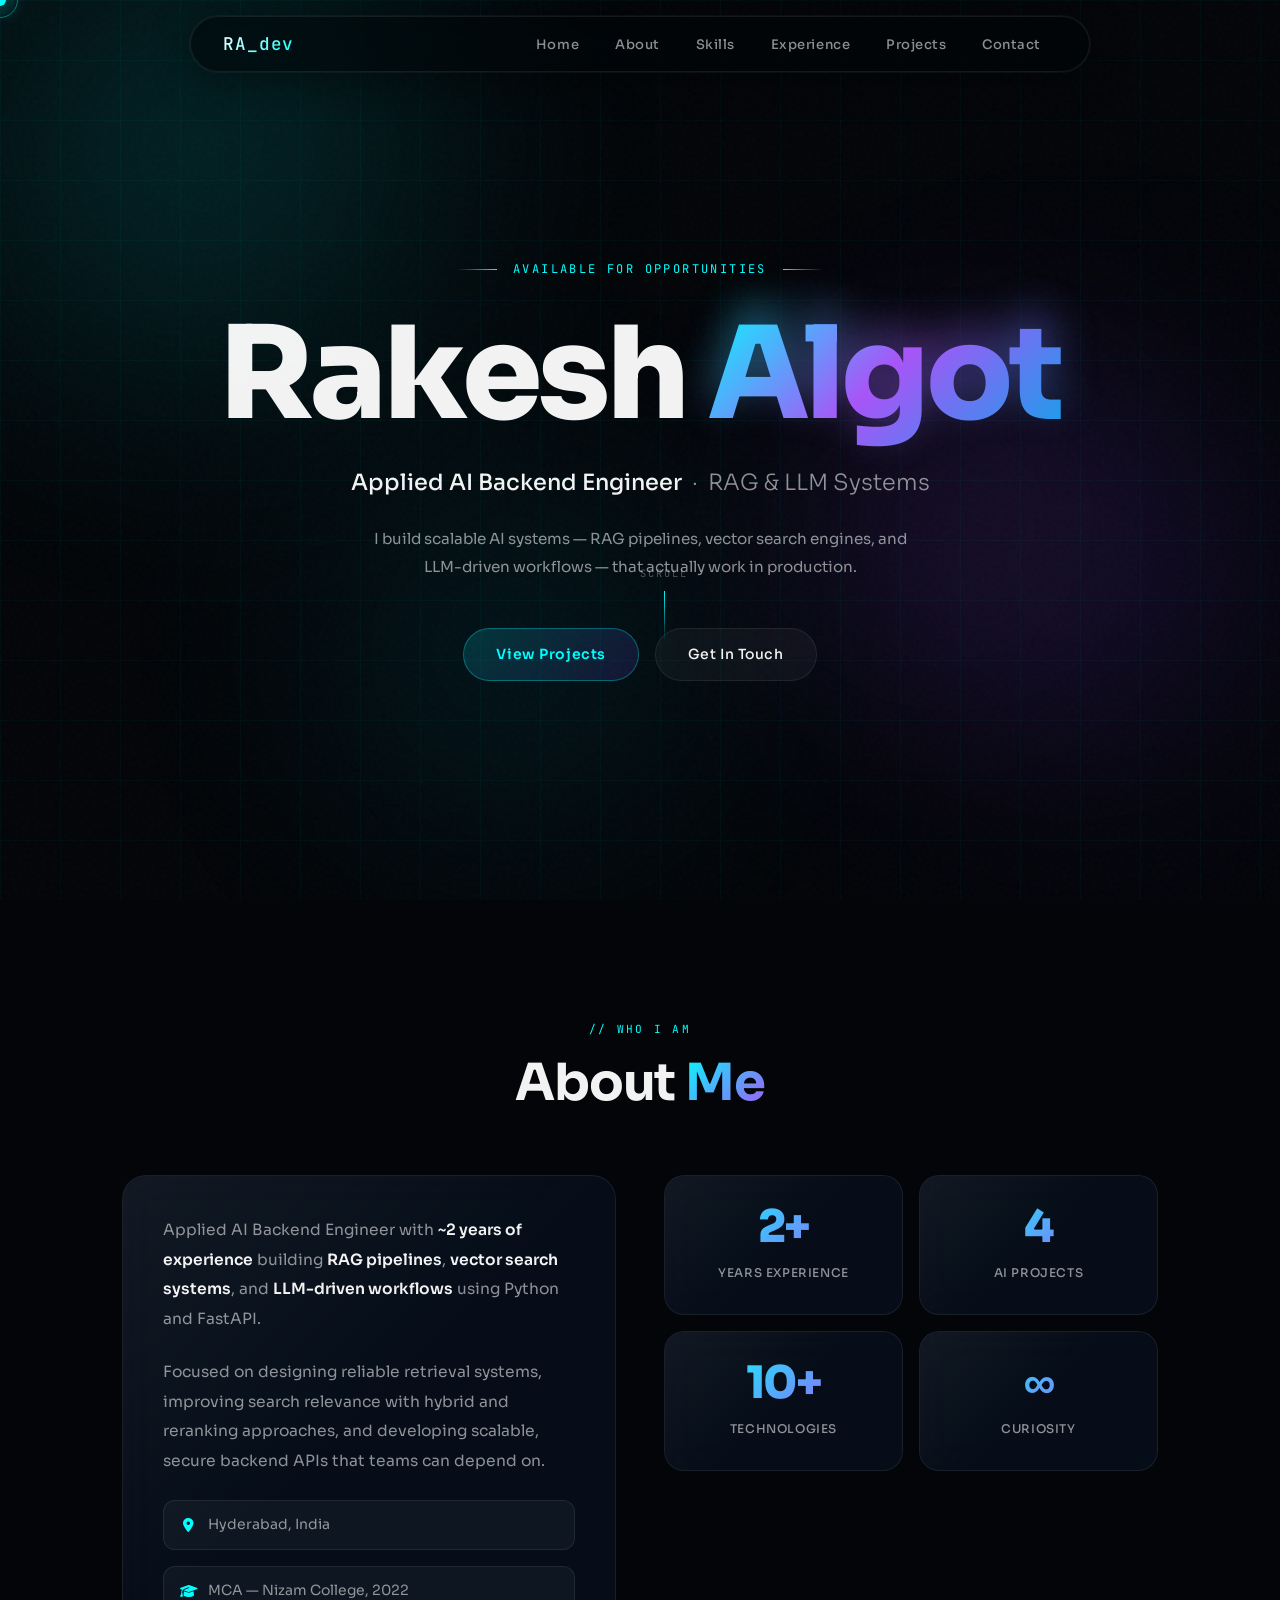
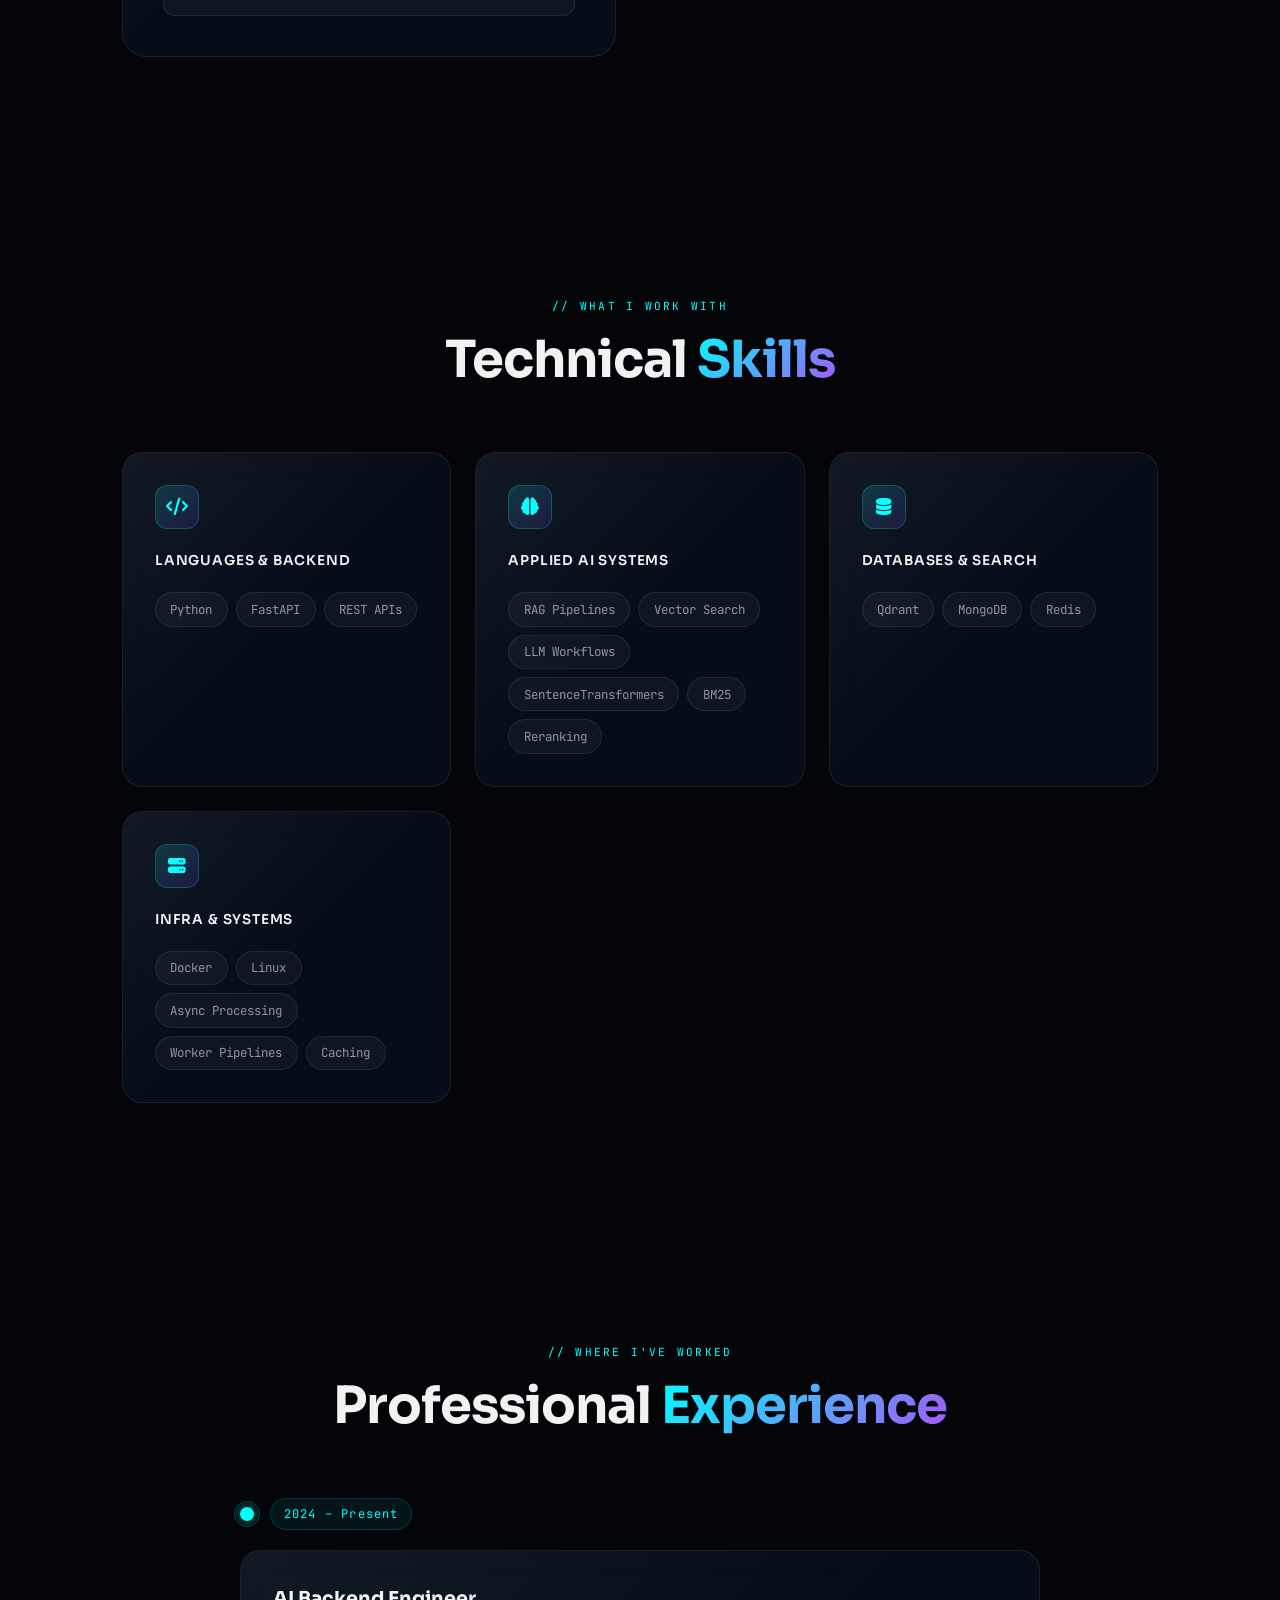
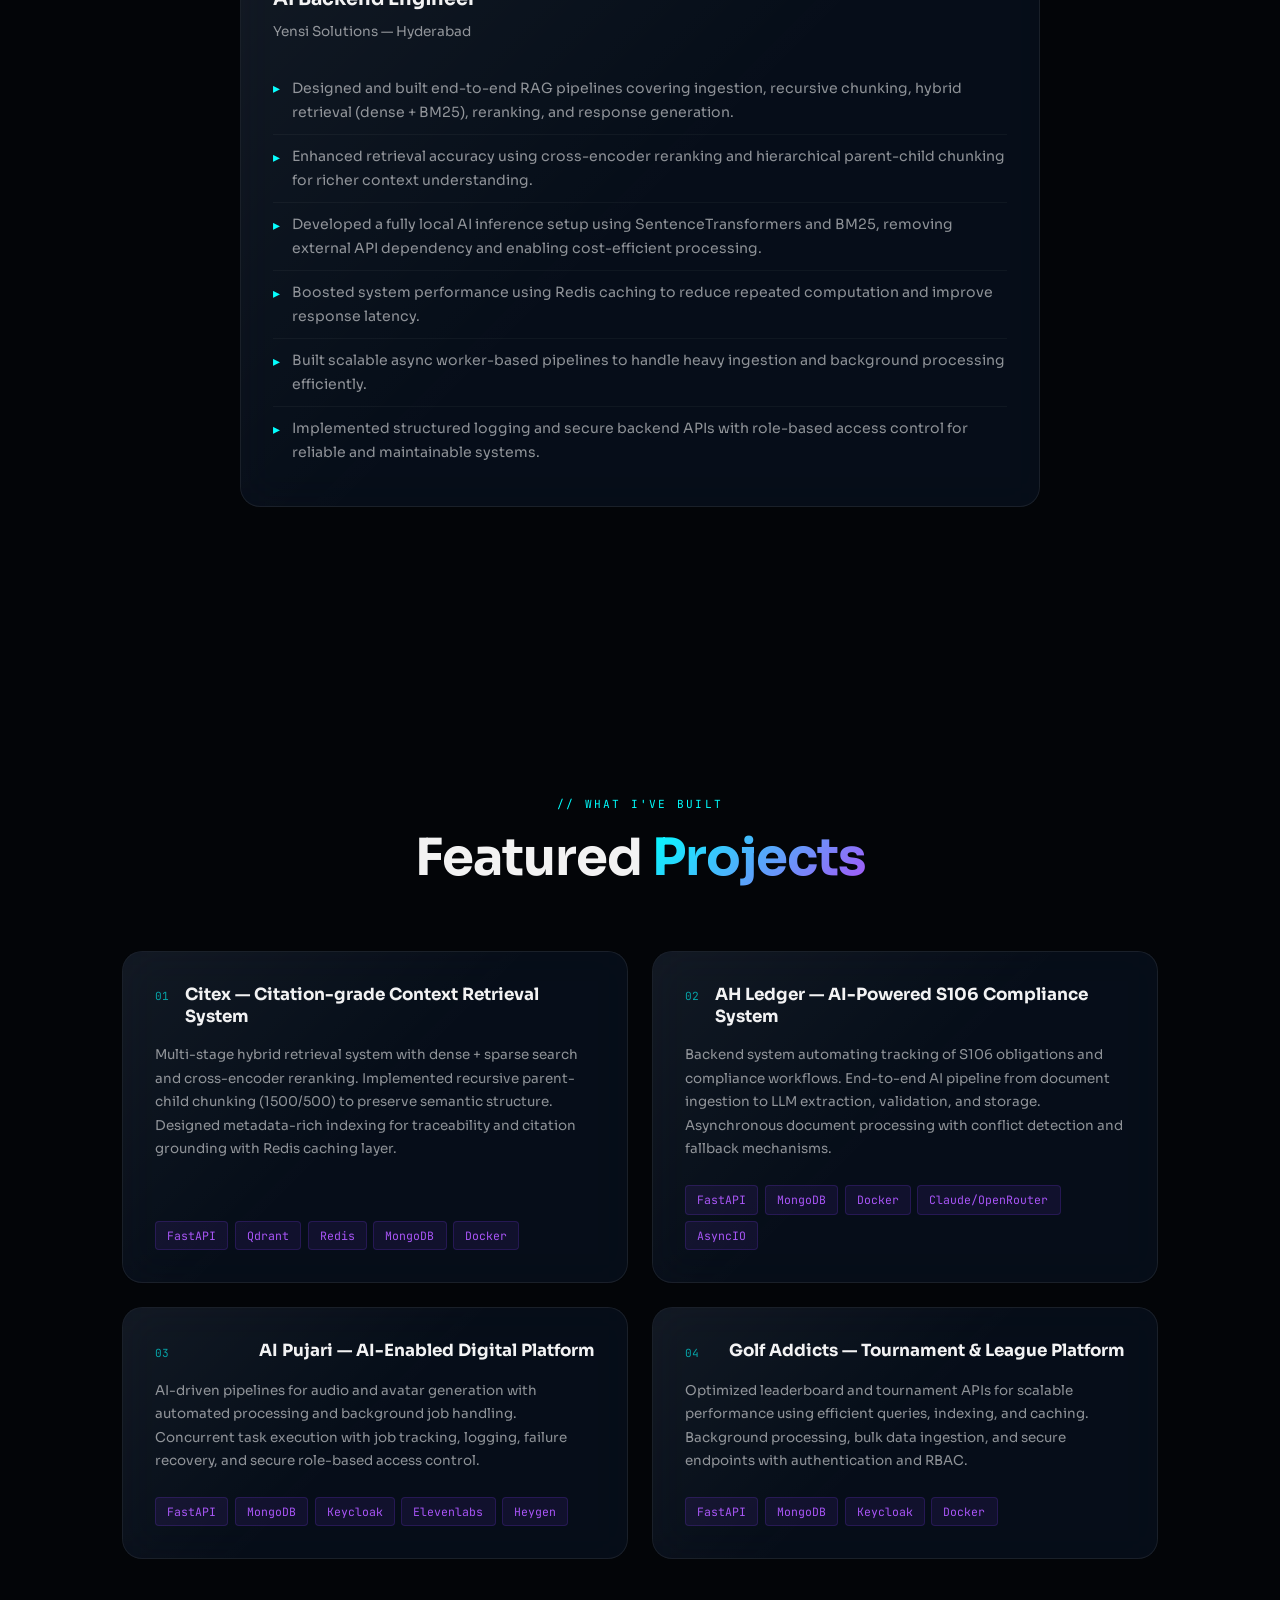
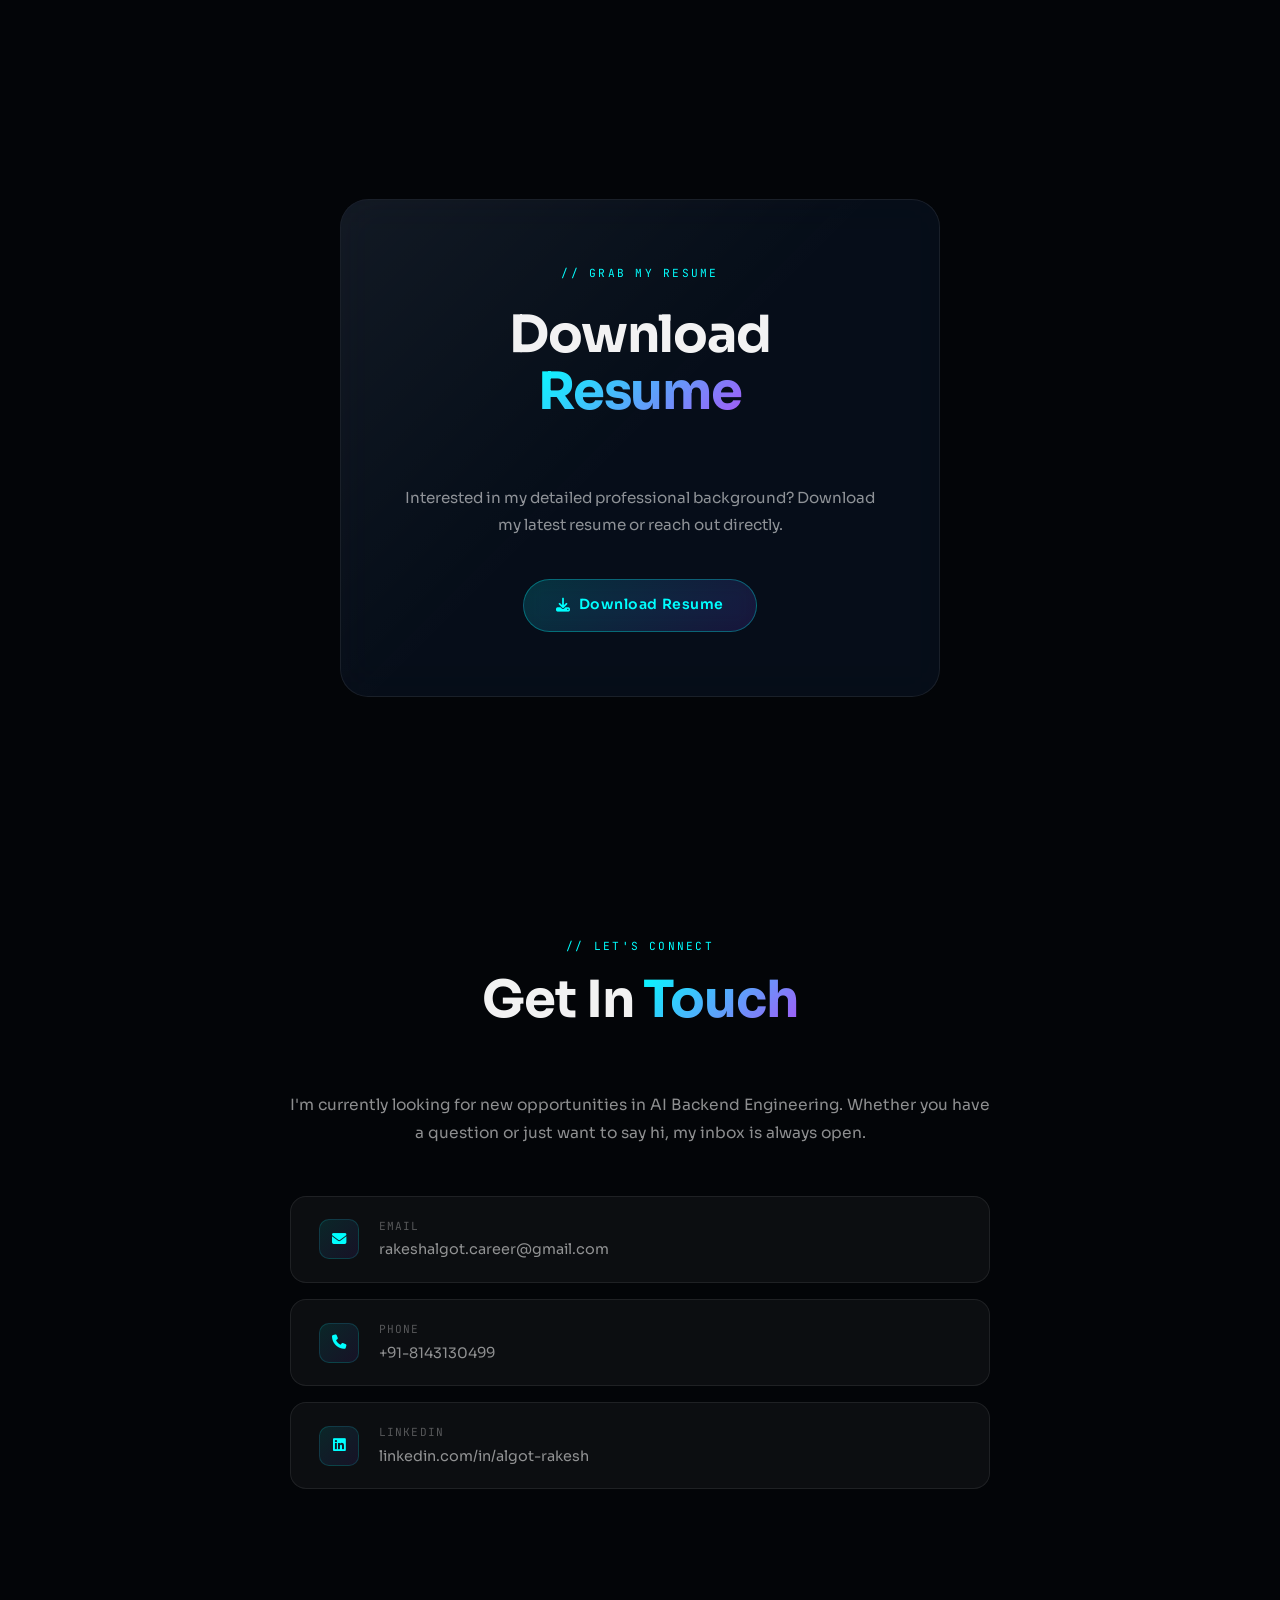
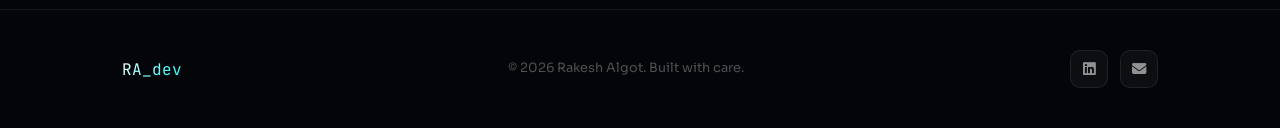
<file: index.html>
<!DOCTYPE html>
<html lang="en">
<head>
    <meta charset="UTF-8">
    <meta name="viewport" content="width=device-width, initial-scale=1.0">
    <title>Rakesh Algot | Applied AI Backend Engineer</title>
    <meta name="description" content="Rakesh Algot - Applied AI Backend Engineer with ~2 years of experience in RAG pipelines, vector search systems, LLM workflows, FastAPI, Qdrant, MongoDB. Based in Hyderabad, India.">
    <meta name="keywords" content="Rakesh Algot, AI Backend Engineer, RAG Systems, LLM, FastAPI, Vector Search, Qdrant, MongoDB, Python Developer, Applied AI, Hyderabad">
    <meta name="author" content="Rakesh Algot">
    <meta name="robots" content="index, follow">
    <link rel="canonical" href="https://rakesh.shoverhub.com/">

    <!-- Open Graph -->
    <meta property="og:type" content="website">
    <meta property="og:url" content="https://rakesh.shoverhub.com/">
    <meta property="og:title" content="Rakesh Algot | Applied AI Backend Engineer">
    <meta property="og:description" content="Portfolio of Rakesh Algot, an Applied AI Backend Engineer specializing in RAG systems, LLMs, and FastAPI.">

    <!-- Twitter -->
    <meta property="twitter:card" content="summary_large_image">
    <meta property="twitter:title" content="Rakesh Algot | Applied AI Backend Engineer">
    <meta property="twitter:description" content="Portfolio of Rakesh Algot, an Applied AI Backend Engineer specializing in RAG systems, LLMs, and FastAPI.">

    <!-- JSON-LD Structured Data -->
    <script type="application/ld+json">
    {
        "@context": "https://schema.org",
        "@type": "Person",
        "name": "Rakesh Algot",
        "url": "https://rakesh.shoverhub.com/",
        "jobTitle": "Applied AI Backend Engineer",
        "description": "Applied AI Backend Engineer with ~2 years of experience building RAG pipelines, vector search systems, and LLM-driven workflows.",
        "address": { "@type": "PostalAddress", "addressLocality": "Hyderabad", "addressCountry": "IN" },
        "email": "rakeshalgot.career@gmail.com",
        "telephone": "+918143130499",
        "sameAs": ["https://linkedin.com/in/algot-rakesh"],
        "worksFor": { "@type": "Organization", "name": "Yensi Solutions" },
        "alumniOf": { "@type": "EducationalInstitution", "name": "Nizam College", "degree": "Master of Computer Applications (MCA)" },
        "knowsAbout": ["RAG Pipelines","Vector Search","LLM Systems","FastAPI","Qdrant","MongoDB","Python","Docker","Redis","Keycloak"]
    }
    </script>

    <!-- Google Fonts -->
    <link rel="preconnect" href="https://fonts.googleapis.com">
    <link rel="preconnect" href="https://fonts.gstatic.com" crossorigin>
    <link href="https://fonts.googleapis.com/css2?family=Sora:wght@200;300;400;500;600;700;800&family=JetBrains+Mono:wght@300;400;500&display=swap" rel="stylesheet">

    <!-- Font Awesome -->
    <link rel="stylesheet" href="https://cdnjs.cloudflare.com/ajax/libs/font-awesome/6.4.0/css/all.min.css">

    <!-- Custom CSS -->
    <link rel="stylesheet" href="style.css">
</head>
<body>

<!-- Custom Cursor -->
<div id="cursor"></div>
<div id="cursor-ring"></div>

<!-- Aurora Background -->
<div class="aurora-bg">
    <div class="aurora-orb"></div>
    <div class="aurora-orb"></div>
    <div class="aurora-orb"></div>
    <div class="aurora-orb"></div>
</div>
<div class="grid-overlay"></div>
<div class="noise"></div>

<!-- Nav Overlay (mobile backdrop) -->
<div class="nav-overlay" id="navOverlay"></div>

<!-- ══ NAVBAR ══ -->
<header id="navbar">
    <div class="nav-inner">
        <a href="#" class="logo">RA_dev</a>
        <ul class="nav-links" id="navLinks">
            <li><a href="#hero">Home</a></li>
            <li><a href="#about">About</a></li>
            <li><a href="#skills">Skills</a></li>
            <li><a href="#experience">Experience</a></li>
            <li><a href="#projects">Projects</a></li>
            <li><a href="#contact">Contact</a></li>
        </ul>
        <button class="hamburger" id="hamburger" aria-label="Toggle menu">
            <span></span>
            <span></span>
            <span></span>
        </button>
    </div>
</header>

<!-- ══ HERO ══ -->
<section id="hero">
    <div class="container" style="position: relative;">
        <div class="hero-eyebrow">Available for opportunities</div>
        <h1 class="hero-name">
            <span class="first">Rakesh </span><span class="last" data-text="Algot">Algot</span>
        </h1>
        <p class="hero-role">
            <strong>Applied AI Backend Engineer</strong> &nbsp;·&nbsp; RAG &amp; LLM Systems
        </p>
        <p class="hero-desc">
            I build scalable AI systems — RAG pipelines, vector search engines, and LLM-driven workflows — that actually work in production.
        </p>
        <div class="hero-btns">
            <a href="#projects" class="btn-glow">View Projects</a>
            <a href="#contact" class="btn-glass">Get In Touch</a>
        </div>
        <div class="hero-scroll">
            <span class="scroll-label">scroll</span>
            <div class="scroll-line"></div>
        </div>
    </div>
</section>

<!-- ══ ABOUT ══ -->
<section id="about">
    <div class="container">
        <span class="section-tag reveal">// who I am</span>
        <h2 class="section-title reveal">About <span class="highlight">Me</span></h2>
        <div class="about-grid">
            <div class="glass-card about-text-card reveal">
                <p>Applied AI Backend Engineer with <strong>~2 years of experience</strong> building <strong>RAG pipelines</strong>, <strong>vector search systems</strong>, and <strong>LLM-driven workflows</strong> using Python and FastAPI.</p>
                <p>Focused on designing reliable retrieval systems, improving search relevance with hybrid and reranking approaches, and developing scalable, secure backend APIs that teams can depend on.</p>
                <div class="about-detail-row">
                    <i class="fa-solid fa-location-dot"></i>
                    <span>Hyderabad, India</span>
                </div>
                <div class="about-detail-row">
                    <i class="fa-solid fa-graduation-cap"></i>
                    <span>MCA — Nizam College, 2022</span>
                </div>
            </div>
            <div class="about-stats reveal">
                <div class="glass-card stat-card">
                    <span class="stat-num">2+</span>
                    <span class="stat-label">Years Experience</span>
                </div>
                <div class="glass-card stat-card">
                    <span class="stat-num">4</span>
                    <span class="stat-label">AI Projects</span>
                </div>
                <div class="glass-card stat-card">
                    <span class="stat-num">10+</span>
                    <span class="stat-label">Technologies</span>
                </div>
                <div class="glass-card stat-card">
                    <span class="stat-num">∞</span>
                    <span class="stat-label">Curiosity</span>
                </div>
            </div>
        </div>
    </div>
</section>

<!-- ══ SKILLS ══ -->
<section id="skills">
    <div class="container">
        <span class="section-tag reveal">// what I work with</span>
        <h2 class="section-title reveal">Technical <span class="highlight">Skills</span></h2>
        <div class="skills-grid">
            <div class="glass-card skill-card reveal">
                <div class="skill-icon"><i class="fa-solid fa-code"></i></div>
                <h4>Languages &amp; Backend</h4>
                <div class="badges">
                    <span class="badge">Python</span>
                    <span class="badge">FastAPI</span>
                    <span class="badge">REST APIs</span>
                </div>
            </div>
            <div class="glass-card skill-card reveal">
                <div class="skill-icon"><i class="fa-solid fa-brain"></i></div>
                <h4>Applied AI Systems</h4>
                <div class="badges">
                    <span class="badge">RAG Pipelines</span>
                    <span class="badge">Vector Search</span>
                    <span class="badge">LLM Workflows</span>
                    <span class="badge">SentenceTransformers</span>
                    <span class="badge">BM25</span>
                    <span class="badge">Reranking</span>
                </div>
            </div>
            <div class="glass-card skill-card reveal">
                <div class="skill-icon"><i class="fa-solid fa-database"></i></div>
                <h4>Databases &amp; Search</h4>
                <div class="badges">
                    <span class="badge">Qdrant</span>
                    <span class="badge">MongoDB</span>
                    <span class="badge">Redis</span>
                </div>
            </div>
            <div class="glass-card skill-card reveal">
                <div class="skill-icon"><i class="fa-solid fa-server"></i></div>
                <h4>Infra &amp; Systems</h4>
                <div class="badges">
                    <span class="badge">Docker</span>
                    <span class="badge">Linux</span>
                    <span class="badge">Async Processing</span>
                    <span class="badge">Worker Pipelines</span>
                    <span class="badge">Caching</span>
                </div>
            </div>
        </div>
    </div>
</section>

<!-- ══ EXPERIENCE ══ -->
<section id="experience">
    <div class="container">
        <span class="section-tag reveal">// where I've worked</span>
        <h2 class="section-title reveal">Professional <span class="highlight">Experience</span></h2>
        <div class="timeline">
            <div class="timeline-item reveal">
                <div class="timeline-header">
                    <div class="timeline-dot-wrap"><div class="timeline-pulse"></div></div>
                    <span class="timeline-date">2024 – Present</span>
                </div>
                <div class="glass-card timeline-card">
                    <h3>AI Backend Engineer</h3>
                    <h4>Yensi Solutions — Hyderabad</h4>
                    <ul>
                        <li>Designed and built end-to-end RAG pipelines covering ingestion, recursive chunking, hybrid retrieval (dense + BM25), reranking, and response generation.</li>
                        <li>Enhanced retrieval accuracy using cross-encoder reranking and hierarchical parent-child chunking for richer context understanding.</li>
                        <li>Developed a fully local AI inference setup using SentenceTransformers and BM25, removing external API dependency and enabling cost-efficient processing.</li>
                        <li>Boosted system performance using Redis caching to reduce repeated computation and improve response latency.</li>
                        <li>Built scalable async worker-based pipelines to handle heavy ingestion and background processing efficiently.</li>
                        <li>Implemented structured logging and secure backend APIs with role-based access control for reliable and maintainable systems.</li>
                    </ul>
                </div>
            </div>
        </div>
    </div>
</section>

<!-- ══ PROJECTS ══ -->
<section id="projects">
    <div class="container">
        <span class="section-tag reveal">// what I've built</span>
        <h2 class="section-title reveal">Featured <span class="highlight">Projects</span></h2>
        <div class="projects-grid">

            <div class="glass-card project-card reveal">
                <div class="project-card-header">
                    <span class="project-index">01</span>
                    <h3>Citex — Citation-grade Context Retrieval System</h3>
                </div>
                <p>Multi-stage hybrid retrieval system with dense + sparse search and cross-encoder reranking. Implemented recursive parent-child chunking (1500/500) to preserve semantic structure. Designed metadata-rich indexing for traceability and citation grounding with Redis caching layer.</p>
                <div class="tech-row">
                    <span class="tech-tag">FastAPI</span>
                    <span class="tech-tag">Qdrant</span>
                    <span class="tech-tag">Redis</span>
                    <span class="tech-tag">MongoDB</span>
                    <span class="tech-tag">Docker</span>
                </div>
            </div>

            <div class="glass-card project-card reveal">
                <div class="project-card-header">
                    <span class="project-index">02</span>
                    <h3>AH Ledger — AI-Powered S106 Compliance System</h3>
                </div>
                <p>Backend system automating tracking of S106 obligations and compliance workflows. End-to-end AI pipeline from document ingestion to LLM extraction, validation, and storage. Asynchronous document processing with conflict detection and fallback mechanisms.</p>
                <div class="tech-row">
                    <span class="tech-tag">FastAPI</span>
                    <span class="tech-tag">MongoDB</span>
                    <span class="tech-tag">Docker</span>
                    <span class="tech-tag">Claude/OpenRouter</span>
                    <span class="tech-tag">AsyncIO</span>
                </div>
            </div>

            <div class="glass-card project-card reveal">
                <div class="project-card-header">
                    <span class="project-index">03</span>
                    <h3>AI Pujari — AI-Enabled Digital Platform</h3>
                </div>
                <p>AI-driven pipelines for audio and avatar generation with automated processing and background job handling. Concurrent task execution with job tracking, logging, failure recovery, and secure role-based access control.</p>
                <div class="tech-row">
                    <span class="tech-tag">FastAPI</span>
                    <span class="tech-tag">MongoDB</span>
                    <span class="tech-tag">Keycloak</span>
                    <span class="tech-tag">Elevenlabs</span>
                    <span class="tech-tag">Heygen</span>
                </div>
            </div>

            <div class="glass-card project-card reveal">
                <div class="project-card-header">
                    <span class="project-index">04</span>
                    <h3>Golf Addicts — Tournament &amp; League Platform</h3>
                </div>
                <p>Optimized leaderboard and tournament APIs for scalable performance using efficient queries, indexing, and caching. Background processing, bulk data ingestion, and secure endpoints with authentication and RBAC.</p>
                <div class="tech-row">
                    <span class="tech-tag">FastAPI</span>
                    <span class="tech-tag">MongoDB</span>
                    <span class="tech-tag">Keycloak</span>
                    <span class="tech-tag">Docker</span>
                </div>
            </div>

        </div>
    </div>
</section>

<!-- ══ RESUME ══ -->
<section id="resume">
    <div class="container">
        <div class="glass-card resume-inner reveal">
            <span class="section-tag">// grab my resume</span>
            <h2 class="section-title">Download <span class="highlight">Resume</span></h2>
            <p>Interested in my detailed professional background? Download my latest resume or reach out directly.</p>
            <a href="Rakeshalgot_resume.pdf" class="btn-glow" download>
                <i class="fa-solid fa-download"></i> Download Resume
            </a>
        </div>
    </div>
</section>

<!-- ══ CONTACT ══ -->
<section id="contact">
    <div class="container">
        <span class="section-tag reveal">// let's connect</span>
        <h2 class="section-title reveal">Get In <span class="highlight">Touch</span></h2>
        <div class="contact-inner reveal">
            <p class="contact-lead">I'm currently looking for new opportunities in AI Backend Engineering. Whether you have a question or just want to say hi, my inbox is always open.</p>
            <div class="contact-cards">
                <a href="mailto:rakeshalgot.career@gmail.com" class="contact-link">
                    <div class="contact-icon"><i class="fa-solid fa-envelope"></i></div>
                    <div>
                        <span class="contact-link-label">Email</span>
                        rakeshalgot.career@gmail.com
                    </div>
                </a>
                <a href="tel:+918143130499" class="contact-link">
                    <div class="contact-icon"><i class="fa-solid fa-phone"></i></div>
                    <div>
                        <span class="contact-link-label">Phone</span>
                        +91-8143130499
                    </div>
                </a>
                <a href="https://linkedin.com/in/algot-rakesh" target="_blank" rel="noopener noreferrer" class="contact-link">
                    <div class="contact-icon"><i class="fa-brands fa-linkedin"></i></div>
                    <div>
                        <span class="contact-link-label">LinkedIn</span>
                        linkedin.com/in/algot-rakesh
                    </div>
                </a>
            </div>
        </div>
    </div>
</section>

<!-- ══ FOOTER ══ -->
<footer>
    <div class="container">
        <div class="footer-inner">
            <span class="footer-logo">RA_dev</span>
            <p class="footer-copy">&copy; 2026 Rakesh Algot. Built with care.</p>
            <div class="social-row">
                <a href="https://linkedin.com/in/algot-rakesh" target="_blank" rel="noopener noreferrer" class="social-btn">
                    <i class="fa-brands fa-linkedin"></i>
                </a>
                <a href="mailto:rakeshalgot.career@gmail.com" class="social-btn">
                    <i class="fa-solid fa-envelope"></i>
                </a>
            </div>
        </div>
    </div>
</footer>

<!-- Custom JavaScript -->
<script src="script.js"></script>

</body>
</html>
</file>
<file: style.css>
/* ── CSS VARIABLES ── */
:root {
    --void: #030508;
    --deep: #060c14;
    --surface: #0a1628;
    --glass-border: rgba(255,255,255,0.08);
    --glass-bg: rgba(255,255,255,0.04);
    --glass-hover: rgba(255,255,255,0.08);
    --aurora-1: #0ff;
    --aurora-2: #7c3aed;
    --aurora-3: #06b6d4;
    --aurora-4: #a855f7;
    --aurora-5: #0ea5e9;
    --text-1: rgba(255,255,255,0.95);
    --text-2: rgba(255,255,255,0.55);
    --text-3: rgba(255,255,255,0.3);
    --glow-cyan: rgba(0,255,255,0.15);
    --glow-purple: rgba(124,58,237,0.15);
}

/* ── RESET ── */
*, *::before, *::after { margin: 0; padding: 0; box-sizing: border-box; }
html { scroll-behavior: smooth; }
body {
    font-family: 'Sora', sans-serif;
    background: var(--void);
    color: var(--text-1);
    overflow-x: hidden;
    line-height: 1.7;
    cursor: none;
}
a { text-decoration: none; color: inherit; }
ul { list-style: none; }

/* ── CUSTOM CURSOR ── */
#cursor {
    width: 12px; height: 12px;
    background: var(--aurora-1);
    border-radius: 50%;
    position: fixed; pointer-events: none; z-index: 9999;
    transform: translate(-50%, -50%);
    transition: width .2s, height .2s, background .2s;
    mix-blend-mode: screen;
    box-shadow: 0 0 20px var(--aurora-1), 0 0 40px rgba(0,255,255,0.4);
}
#cursor-ring {
    width: 36px; height: 36px;
    border: 1px solid rgba(0,255,255,0.4);
    border-radius: 50%;
    position: fixed; pointer-events: none; z-index: 9998;
    transform: translate(-50%, -50%);
    transition: all .12s ease;
}
body:has(a:hover) #cursor,
body:has(button:hover) #cursor { width: 20px; height: 20px; }

/* ── AURORA BACKGROUND ── */
.aurora-bg {
    position: fixed; inset: 0; z-index: 0; pointer-events: none; overflow: hidden;
}
.aurora-orb {
    position: absolute; border-radius: 50%;
    filter: blur(120px); opacity: 0.18;
    animation: drift 20s ease-in-out infinite alternate;
}
.aurora-orb:nth-child(1) {
    width: 700px; height: 700px;
    background: radial-gradient(circle, #0ff 0%, transparent 70%);
    top: -200px; left: -150px; animation-delay: 0s;
}
.aurora-orb:nth-child(2) {
    width: 600px; height: 600px;
    background: radial-gradient(circle, #7c3aed 0%, transparent 70%);
    top: 30%; right: -100px; animation-delay: -7s;
}
.aurora-orb:nth-child(3) {
    width: 500px; height: 500px;
    background: radial-gradient(circle, #06b6d4 0%, transparent 70%);
    bottom: 0; left: 20%; animation-delay: -14s;
}
.aurora-orb:nth-child(4) {
    width: 400px; height: 400px;
    background: radial-gradient(circle, #a855f7 0%, transparent 70%);
    bottom: 20%; right: 10%; animation-delay: -4s;
}
@keyframes drift {
    0%   { transform: translate(0, 0) scale(1); }
    33%  { transform: translate(60px, -40px) scale(1.1); }
    66%  { transform: translate(-30px, 50px) scale(0.95); }
    100% { transform: translate(40px, 20px) scale(1.05); }
}

/* ── GRID OVERLAY ── */
.grid-overlay {
    position: fixed; inset: 0; z-index: 0; pointer-events: none;
    background-image:
        linear-gradient(rgba(0,255,255,0.03) 1px, transparent 1px),
        linear-gradient(90deg, rgba(0,255,255,0.03) 1px, transparent 1px);
    background-size: 60px 60px;
}

/* ── NOISE TEXTURE ── */
.noise {
    position: fixed; inset: 0; z-index: 0; pointer-events: none; opacity: 0.025;
    background-image: url("data:image/svg+xml,%3Csvg viewBox='0 0 256 256' xmlns='http://www.w3.org/2000/svg'%3E%3Cfilter id='n'%3E%3CfeTurbulence type='fractalNoise' baseFrequency='0.9' numOctaves='4' stitchTiles='stitch'/%3E%3C/filter%3E%3Crect width='100%25' height='100%25' filter='url(%23n)'/%3E%3C/svg%3E");
}

/* ── NAVBAR ── */
#navbar {
    position: fixed; top: 0; left: 0; right: 0; z-index: 1000;
    padding: 0;
    transition: all .4s ease;
}
#navbar .nav-inner {
    margin: 16px auto;
    max-width: 900px;
    display: flex; align-items: center; justify-content: space-between;
    padding: 0 2rem;
    background: rgba(3,5,8,0.6);
    backdrop-filter: blur(24px) saturate(180%);
    -webkit-backdrop-filter: blur(24px) saturate(180%);
    border: 1px solid var(--glass-border);
    border-radius: 100px;
    height: 56px;
    box-shadow: 0 0 0 1px rgba(255,255,255,0.04), 0 8px 40px rgba(0,0,0,0.4);
    transition: all .4s ease;
}
#navbar.scrolled .nav-inner {
    margin: 10px auto;
    background: rgba(3,5,8,0.8);
    box-shadow: 0 0 0 1px rgba(0,255,255,0.1), 0 8px 60px rgba(0,255,255,0.05), 0 20px 60px rgba(0,0,0,0.5);
}
.logo {
    font-family: 'JetBrains Mono', monospace;
    font-size: 1.1rem;
    font-weight: 500;
    letter-spacing: .05em;
    background: linear-gradient(135deg, #fff 0%, var(--aurora-1) 100%);
    -webkit-background-clip: text; -webkit-text-fill-color: transparent;
    background-clip: text;
}
.nav-links { display: flex; gap: 0.25rem; }
.nav-links a {
    padding: 0.45rem 1rem;
    font-size: 0.82rem;
    font-weight: 500;
    color: var(--text-2);
    border-radius: 50px;
    letter-spacing: .04em;
    transition: all .25s;
}
.nav-links a:hover {
    color: var(--text-1);
    background: var(--glass-bg);
}
.hamburger {
    display: none;
    background: none;
    border: none;
    cursor: pointer;
    padding: 0;
}
.hamburger span {
    display: block; width: 22px; height: 2px;
    background: var(--text-2); border-radius: 2px;
    margin: 5px 0; transition: all .3s;
}

/* Nav Overlay (mobile) */
.nav-overlay {
    display: none;
    position: fixed; inset: 0;
    background: rgba(0,0,0,0.6);
    z-index: 1999;
    backdrop-filter: blur(2px);
}
.nav-overlay.open { display: block; }

/* ── LAYOUT ── */
section { position: relative; z-index: 1; }
.container { max-width: 1100px; margin: 0 auto; padding: 0 2rem; }

/* ── HERO ── */
#hero {
    min-height: 100vh;
    display: flex; align-items: center; justify-content: center;
    text-align: center; padding: 120px 2rem 80px;
}
.hero-eyebrow {
    font-family: 'JetBrains Mono', monospace;
    font-size: 0.75rem; font-weight: 400;
    letter-spacing: .2em; color: var(--aurora-1);
    text-transform: uppercase; margin-bottom: 2rem;
    opacity: 0; animation: fadeUp .8s ease .3s forwards;
    display: flex; align-items: center; justify-content: center; gap: 1rem;
}
.hero-eyebrow::before, .hero-eyebrow::after {
    content: ''; width: 40px; height: 1px;
    background: linear-gradient(90deg, transparent, var(--aurora-1));
}
.hero-eyebrow::after { background: linear-gradient(90deg, var(--aurora-1), transparent); }
.hero-name {
    font-size: clamp(3.5rem, 10vw, 8rem);
    font-weight: 800; line-height: 1;
    letter-spacing: -.03em; margin-bottom: 1.5rem;
    opacity: 0; animation: fadeUp .8s ease .5s forwards;
}
.hero-name .first { color: var(--text-1); }
.hero-name .last {
    background: linear-gradient(135deg, var(--aurora-1) 0%, var(--aurora-4) 50%, var(--aurora-5) 100%);
    -webkit-background-clip: text; -webkit-text-fill-color: transparent;
    background-clip: text; position: relative;
}
.hero-name .last::after {
    content: attr(data-text);
    position: absolute; inset: 0;
    background: linear-gradient(135deg, var(--aurora-1) 0%, var(--aurora-4) 50%, var(--aurora-5) 100%);
    -webkit-background-clip: text; -webkit-text-fill-color: transparent;
    background-clip: text;
    filter: blur(20px); opacity: 0.5; z-index: -1;
}
.hero-role {
    font-size: clamp(1rem, 2.5vw, 1.4rem);
    font-weight: 300; color: var(--text-2);
    margin-bottom: 1.5rem;
    opacity: 0; animation: fadeUp .8s ease .7s forwards;
}
.hero-role strong { color: var(--text-1); font-weight: 500; }
.hero-desc {
    max-width: 560px; margin: 0 auto 3rem;
    font-size: 0.95rem; color: var(--text-2);
    opacity: 0; animation: fadeUp .8s ease .9s forwards;
    line-height: 1.8;
}
.hero-btns {
    display: flex; gap: 1rem; justify-content: center; flex-wrap: wrap;
    opacity: 0; animation: fadeUp .8s ease 1.1s forwards;
}
.btn-glass {
    padding: 0.85rem 2rem;
    background: var(--glass-bg);
    border: 1px solid var(--glass-border);
    border-radius: 50px;
    font-size: 0.875rem; font-weight: 500;
    font-family: 'Sora', sans-serif;
    color: var(--text-1); cursor: none;
    letter-spacing: .04em; transition: all .3s;
    backdrop-filter: blur(10px);
    position: relative; overflow: hidden;
    display: inline-flex; align-items: center; gap: .5rem;
}
.btn-glass::before {
    content: ''; position: absolute; inset: 0;
    background: linear-gradient(135deg, rgba(255,255,255,0.08) 0%, transparent 60%);
    opacity: 0; transition: opacity .3s;
}
.btn-glass:hover::before { opacity: 1; }
.btn-glass:hover {
    border-color: rgba(0,255,255,0.3);
    transform: translateY(-2px);
    box-shadow: 0 8px 30px rgba(0,255,255,0.1), 0 0 0 1px rgba(0,255,255,0.15);
}
.btn-glow {
    padding: 0.85rem 2rem;
    background: linear-gradient(135deg, rgba(0,255,255,0.15) 0%, rgba(124,58,237,0.15) 100%);
    border: 1px solid rgba(0,255,255,0.3);
    border-radius: 50px;
    font-size: 0.875rem; font-weight: 600;
    font-family: 'Sora', sans-serif;
    color: var(--aurora-1); cursor: none;
    letter-spacing: .04em; transition: all .3s;
    backdrop-filter: blur(10px);
    position: relative; overflow: hidden;
    display: inline-flex; align-items: center; gap: .5rem;
}
.btn-glow:hover {
    background: linear-gradient(135deg, rgba(0,255,255,0.25) 0%, rgba(124,58,237,0.25) 100%);
    box-shadow: 0 0 30px rgba(0,255,255,0.2), 0 8px 30px rgba(0,0,0,0.3);
    transform: translateY(-2px);
}
.hero-scroll {
    position: absolute; bottom: 2.5rem; left: 50%; transform: translateX(-50%);
    opacity: 0; animation: fadeUp .8s ease 1.5s forwards;
    display: flex; flex-direction: column; align-items: center; gap: .5rem;
}
.scroll-label {
    font-family: 'JetBrains Mono', monospace;
    font-size: 0.65rem; letter-spacing: .2em;
    color: var(--text-3); text-transform: uppercase;
}
.scroll-line {
    width: 1px; height: 50px;
    background: linear-gradient(to bottom, var(--aurora-1), transparent);
    animation: scrollLine 2s ease-in-out infinite;
}
@keyframes scrollLine {
    0%, 100% { opacity: 0.2; transform: scaleY(1); }
    50%       { opacity: 1;   transform: scaleY(0.6); }
}

/* ── GLASS CARD ── */
.glass-card {
    background: rgba(10,22,40,0.5);
    border: 1px solid var(--glass-border);
    border-radius: 24px;
    backdrop-filter: blur(20px) saturate(150%);
    -webkit-backdrop-filter: blur(20px) saturate(150%);
    position: relative; overflow: hidden;
    transition: all .4s ease;
}
.glass-card::before {
    content: ''; position: absolute; inset: 0;
    background: linear-gradient(135deg, rgba(255,255,255,0.05) 0%, transparent 50%);
    pointer-events: none;
}
.glass-card:hover {
    border-color: rgba(0,255,255,0.2);
    box-shadow: 0 0 0 1px rgba(0,255,255,0.05), 0 30px 80px rgba(0,0,0,0.4), 0 0 60px rgba(0,255,255,0.04);
    transform: translateY(-4px);
}

/* ── SECTION LABELS ── */
.section-tag {
    font-family: 'JetBrains Mono', monospace;
    font-size: 0.7rem; letter-spacing: .2em;
    color: var(--aurora-1); text-transform: uppercase;
    display: block; text-align: center; margin-bottom: 1rem;
}
.section-title {
    font-size: clamp(2rem, 5vw, 3.2rem);
    font-weight: 700; text-align: center;
    margin-bottom: 4rem;
    letter-spacing: -.02em; line-height: 1.1;
}
.section-title .highlight {
    background: linear-gradient(135deg, var(--aurora-1) 0%, var(--aurora-4) 100%);
    -webkit-background-clip: text; -webkit-text-fill-color: transparent;
    background-clip: text;
}

/* ── ABOUT ── */
#about { padding: 120px 0; }
.about-grid {
    display: grid;
    grid-template-columns: 1fr 1fr;
    gap: 3rem; align-items: start;
}
.about-text-card { padding: 2.5rem; }
.about-text-card p {
    color: var(--text-2); line-height: 1.9;
    font-size: 0.97rem; margin-bottom: 1.5rem;
}
.about-text-card p:last-child { margin-bottom: 0; }
.about-text-card strong { color: var(--text-1); font-weight: 600; }
.about-stats { display: grid; grid-template-columns: 1fr 1fr; gap: 1rem; }
.stat-card { padding: 1.8rem; text-align: center; border-radius: 20px; }
.stat-num {
    font-size: 2.8rem; font-weight: 800; letter-spacing: -.04em;
    background: linear-gradient(135deg, var(--aurora-1) 0%, var(--aurora-4) 100%);
    -webkit-background-clip: text; -webkit-text-fill-color: transparent;
    background-clip: text;
    display: block; line-height: 1; margin-bottom: .5rem;
}
.stat-label {
    font-size: 0.75rem; color: var(--text-2);
    letter-spacing: .05em; text-transform: uppercase; font-weight: 500;
}
.about-detail-row {
    display: flex; align-items: center; gap: .75rem;
    padding: .75rem 1rem; border-radius: 12px;
    background: var(--glass-bg); border: 1px solid var(--glass-border);
    margin-top: 1rem; font-size: 0.875rem; color: var(--text-2);
}
.about-detail-row i { color: var(--aurora-1); width: 16px; text-align: center; }

/* ── SKILLS ── */
#skills { padding: 120px 0; }
.skills-grid {
    display: grid;
    grid-template-columns: repeat(auto-fit, minmax(260px, 1fr));
    gap: 1.5rem;
}
.skill-card { padding: 2rem; border-radius: 20px; }
.skill-icon {
    width: 44px; height: 44px; border-radius: 12px;
    background: linear-gradient(135deg, rgba(0,255,255,0.15), rgba(124,58,237,0.15));
    border: 1px solid rgba(0,255,255,0.2);
    display: flex; align-items: center; justify-content: center;
    font-size: 1.1rem; color: var(--aurora-1); margin-bottom: 1.25rem;
}
.skill-card h4 {
    font-size: 0.85rem; font-weight: 600; color: var(--text-1);
    letter-spacing: .06em; text-transform: uppercase; margin-bottom: 1.25rem;
}
.badges { display: flex; flex-wrap: wrap; gap: .5rem; }
.badge {
    padding: .35rem .9rem;
    background: rgba(255,255,255,0.04);
    border: 1px solid rgba(255,255,255,0.08);
    border-radius: 50px; font-size: 0.78rem; color: var(--text-2);
    font-family: 'JetBrains Mono', monospace; transition: all .2s;
}
.badge:hover {
    background: rgba(0,255,255,0.08);
    border-color: rgba(0,255,255,0.25); color: var(--aurora-1);
}

/* ── EXPERIENCE ── */
#experience { padding: 120px 0; }
.timeline { max-width: 800px; margin: 0 auto; }
.timeline-item { position: relative; margin-bottom: 3rem; }
.timeline-header { display: flex; align-items: center; gap: 1rem; margin-bottom: 1.25rem; }
.timeline-dot-wrap { position: relative; flex-shrink: 0; }
.timeline-pulse {
    width: 14px; height: 14px;
    background: var(--aurora-1); border-radius: 50%;
    box-shadow: 0 0 0 4px rgba(0,255,255,0.15);
    position: relative; z-index: 1;
}
.timeline-pulse::after {
    content: ''; position: absolute; inset: -6px;
    border-radius: 50%; border: 1px solid rgba(0,255,255,0.3);
    animation: pulseRing 2s ease-in-out infinite;
}
@keyframes pulseRing {
    0%, 100% { opacity: 0.6; transform: scale(1); }
    50%       { opacity: 0;   transform: scale(1.8); }
}
.timeline-date {
    font-family: 'JetBrains Mono', monospace;
    font-size: 0.75rem; color: var(--aurora-1); letter-spacing: .1em;
    background: rgba(0,255,255,0.07); border: 1px solid rgba(0,255,255,0.15);
    padding: .3rem .8rem; border-radius: 50px;
}
.timeline-card { padding: 2rem; border-radius: 20px; }
.timeline-card h3 { font-size: 1.2rem; font-weight: 700; margin-bottom: .25rem; }
.timeline-card h4 { font-size: 0.85rem; color: var(--text-2); font-weight: 400; margin-bottom: 1.5rem; }
.timeline-card ul { padding: 0; }
.timeline-card li {
    color: var(--text-2); font-size: 0.88rem;
    padding: .6rem 0; border-bottom: 1px solid rgba(255,255,255,0.04);
    display: flex; gap: .75rem; align-items: flex-start; line-height: 1.7;
}
.timeline-card li:last-child { border-bottom: none; }
.timeline-card li::before { content: '▸'; color: var(--aurora-1); flex-shrink: 0; margin-top: .05em; }

/* ── PROJECTS ── */
#projects { padding: 120px 0; }
.projects-grid { display: grid; grid-template-columns: repeat(2, 1fr); gap: 1.5rem; }
.project-card { padding: 2rem; border-radius: 20px; display: flex; flex-direction: column; }
.project-card-header {
    display: flex; align-items: flex-start;
    justify-content: space-between; gap: 1rem; margin-bottom: 1rem;
}
.project-index {
    font-family: 'JetBrains Mono', monospace;
    font-size: 0.7rem; color: var(--aurora-1); opacity: .6;
    flex-shrink: 0; margin-top: .2rem;
}
.project-card h3 { font-size: 1.05rem; font-weight: 700; line-height: 1.3; margin-bottom: 0; }
.project-card p {
    font-size: 0.84rem; color: var(--text-2);
    line-height: 1.75; margin-bottom: 1.5rem; flex-grow: 1;
}
.tech-row { display: flex; flex-wrap: wrap; gap: .4rem; }
.tech-tag {
    font-family: 'JetBrains Mono', monospace; font-size: 0.72rem;
    padding: .25rem .7rem;
    background: rgba(124,58,237,0.1); border: 1px solid rgba(124,58,237,0.2);
    border-radius: 4px; color: var(--aurora-4);
}

/* ── RESUME ── */
#resume { padding: 120px 0; }
.resume-inner {
    max-width: 600px; margin: 0 auto;
    text-align: center; padding: 4rem; border-radius: 28px;
}
.resume-inner .section-tag { margin-bottom: 1.5rem; }
.resume-inner p { color: var(--text-2); font-size: 0.95rem; margin-bottom: 2.5rem; line-height: 1.8; }

/* ── CONTACT ── */
#contact { padding: 120px 0; }
.contact-inner { max-width: 700px; margin: 0 auto; }
.contact-lead {
    text-align: center; color: var(--text-2);
    font-size: 0.97rem; margin-bottom: 3rem; line-height: 1.8;
}
.contact-cards { display: flex; flex-direction: column; gap: 1rem; }
.contact-link {
    display: flex; align-items: center; gap: 1.25rem;
    padding: 1.25rem 1.75rem; border-radius: 16px;
    font-size: 0.9rem; color: var(--text-2); transition: all .3s;
    border: 1px solid var(--glass-border); background: var(--glass-bg);
}
.contact-link:hover {
    border-color: rgba(0,255,255,0.25); color: var(--text-1);
    background: rgba(0,255,255,0.04); transform: translateX(6px);
}
.contact-icon {
    width: 40px; height: 40px; border-radius: 10px;
    background: linear-gradient(135deg, rgba(0,255,255,0.1), rgba(124,58,237,0.1));
    border: 1px solid rgba(0,255,255,0.15);
    display: flex; align-items: center; justify-content: center;
    color: var(--aurora-1); flex-shrink: 0;
}
.contact-link-label {
    font-family: 'JetBrains Mono', monospace;
    font-size: 0.7rem; color: var(--text-3);
    text-transform: uppercase; letter-spacing: .1em;
    display: block; margin-bottom: .1rem;
}

/* ── FOOTER ── */
footer {
    position: relative; z-index: 1;
    border-top: 1px solid var(--glass-border); padding: 2.5rem 0;
}
.footer-inner {
    display: flex; align-items: center;
    justify-content: space-between; flex-wrap: wrap; gap: 1.5rem;
}
.footer-logo {
    font-family: 'JetBrains Mono', monospace; font-size: 1rem;
    background: linear-gradient(135deg, #fff, var(--aurora-1));
    -webkit-background-clip: text; -webkit-text-fill-color: transparent;
    background-clip: text;
}
.footer-copy { font-size: 0.8rem; color: var(--text-3); }
.social-row { display: flex; gap: .75rem; }
.social-btn {
    width: 38px; height: 38px; border-radius: 10px;
    background: var(--glass-bg); border: 1px solid var(--glass-border);
    display: flex; align-items: center; justify-content: center;
    color: var(--text-2); font-size: .9rem; transition: all .25s;
}
.social-btn:hover {
    border-color: rgba(0,255,255,0.3); color: var(--aurora-1);
    background: rgba(0,255,255,0.06);
}

/* ── REVEAL ANIMATIONS ── */
.reveal {
    opacity: 0; transform: translateY(24px);
    transition: opacity .7s ease, transform .7s ease;
}
.reveal.active { opacity: 1; transform: translateY(0); }

@keyframes fadeUp {
    from { opacity: 0; transform: translateY(20px); }
    to   { opacity: 1; transform: translateY(0); }
}

/* ═══════════════════════════════════════
   RESPONSIVE — TABLET (≤ 768px)
═══════════════════════════════════════ */
@media (max-width: 768px) {
    body { cursor: auto; }
    #cursor, #cursor-ring { display: none; }

    /* Navbar */
    #navbar .nav-inner {
        margin: 10px 1rem;
        padding: 0 1.25rem;
        border-radius: 16px;
    }

    /* Hamburger */
    .hamburger {
        display: flex;
        flex-direction: column;
        justify-content: center;
        align-items: center;
        gap: 5px;
        z-index: 3000;
        width: 36px; height: 36px;
    }
    .hamburger.open span:nth-child(1) { transform: translateY(7px) rotate(45deg); }
    .hamburger.open span:nth-child(2) { opacity: 0; transform: scaleX(0); }
    .hamburger.open span:nth-child(3) { transform: translateY(-7px) rotate(-45deg); }

    /* Slide-in drawer */
    .nav-links {
        display: flex;
        flex-direction: column;
        align-items: flex-start;
        justify-content: center;
        gap: 0;
        position: fixed;
        top: 0; right: 0; bottom: 0;
        width: 75%; max-width: 300px;
        background: rgba(6,12,20,0.97);
        backdrop-filter: blur(30px) saturate(180%);
        -webkit-backdrop-filter: blur(30px) saturate(180%);
        border-left: 1px solid var(--glass-border);
        z-index: 2000;
        transform: translateX(100%);
        transition: transform 0.4s cubic-bezier(0.4,0,0.2,1);
        padding: 5rem 2rem 3rem;
        box-shadow: -20px 0 60px rgba(0,0,0,0.6);
    }
    .nav-links.open { transform: translateX(0); }
    .nav-links li { width: 100%; border-bottom: 1px solid rgba(255,255,255,0.05); }
    .nav-links li:first-child { border-top: 1px solid rgba(255,255,255,0.05); }
    .nav-links a {
        display: block; font-size: 1rem; font-weight: 500;
        color: var(--text-2); padding: 1rem 0;
        border-radius: 0; letter-spacing: .06em;
        transition: color .25s, padding-left .25s;
    }
    .nav-links a:hover { color: var(--aurora-1); background: none; padding-left: 0.5rem; }

    /* Layout */
    section { padding: 80px 0; }
    #hero { padding: 110px 1.5rem 80px; min-height: 100svh; }
    .container { padding: 0 1.25rem; }

    /* Hero */
    .hero-name { font-size: clamp(2.8rem, 14vw, 4.5rem); }
    .hero-role { font-size: 0.9rem; }
    .hero-desc { font-size: 0.875rem; }
    .hero-btns { flex-direction: column; align-items: center; gap: 0.75rem; }
    .btn-glass, .btn-glow { width: 100%; max-width: 260px; justify-content: center; }

    /* About */
    .about-grid { grid-template-columns: 1fr; gap: 1.5rem; }
    .about-text-card { padding: 1.75rem; }
    .about-stats { grid-template-columns: 1fr 1fr; gap: 1rem; }
    .stat-card { padding: 1.5rem 1rem; border-radius: 16px; }
    .stat-num { font-size: 2.2rem; }

    /* Skills */
    .skills-grid { grid-template-columns: 1fr; gap: 1rem; }
    .skill-card { padding: 1.5rem; border-radius: 16px; }

    /* Timeline */
    .timeline-card { padding: 1.5rem; border-radius: 16px; }
    .timeline-card h3 { font-size: 1.05rem; }
    .timeline-card li { font-size: 0.84rem; }

    /* Projects */
    .projects-grid { grid-template-columns: 1fr; gap: 1rem; }
    .project-card { padding: 1.5rem; border-radius: 16px; }

    /* Resume */
    .resume-inner { padding: 2.5rem 1.5rem; border-radius: 20px; }
    .resume-inner .section-title { font-size: 1.8rem; margin-bottom: 1rem; }

    /* Contact */
    .contact-link { padding: 1rem 1.25rem; }

    /* Typography */
    .section-title { font-size: clamp(1.8rem, 7vw, 2.5rem); margin-bottom: 2.5rem; }

    /* Footer */
    .footer-inner { flex-direction: column; text-align: center; gap: 1rem; }
}

/* ═══════════════════════════════════════
   RESPONSIVE — MOBILE (≤ 480px)
═══════════════════════════════════════ */
@media (max-width: 480px) {
    .about-stats { gap: .75rem; }
    .stat-num { font-size: 2rem; }
    .hero-name { font-size: clamp(2.4rem, 16vw, 3.2rem); letter-spacing: -.02em; }
    .hero-eyebrow { font-size: 0.65rem; }
    .badge { font-size: 0.72rem; padding: .28rem .7rem; }
    .tech-tag { font-size: 0.68rem; }
    .project-card h3 { font-size: 0.95rem; }
    .contact-link { font-size: 0.82rem; }
    .nav-links { width: 85%; max-width: none; }
}
</file>
